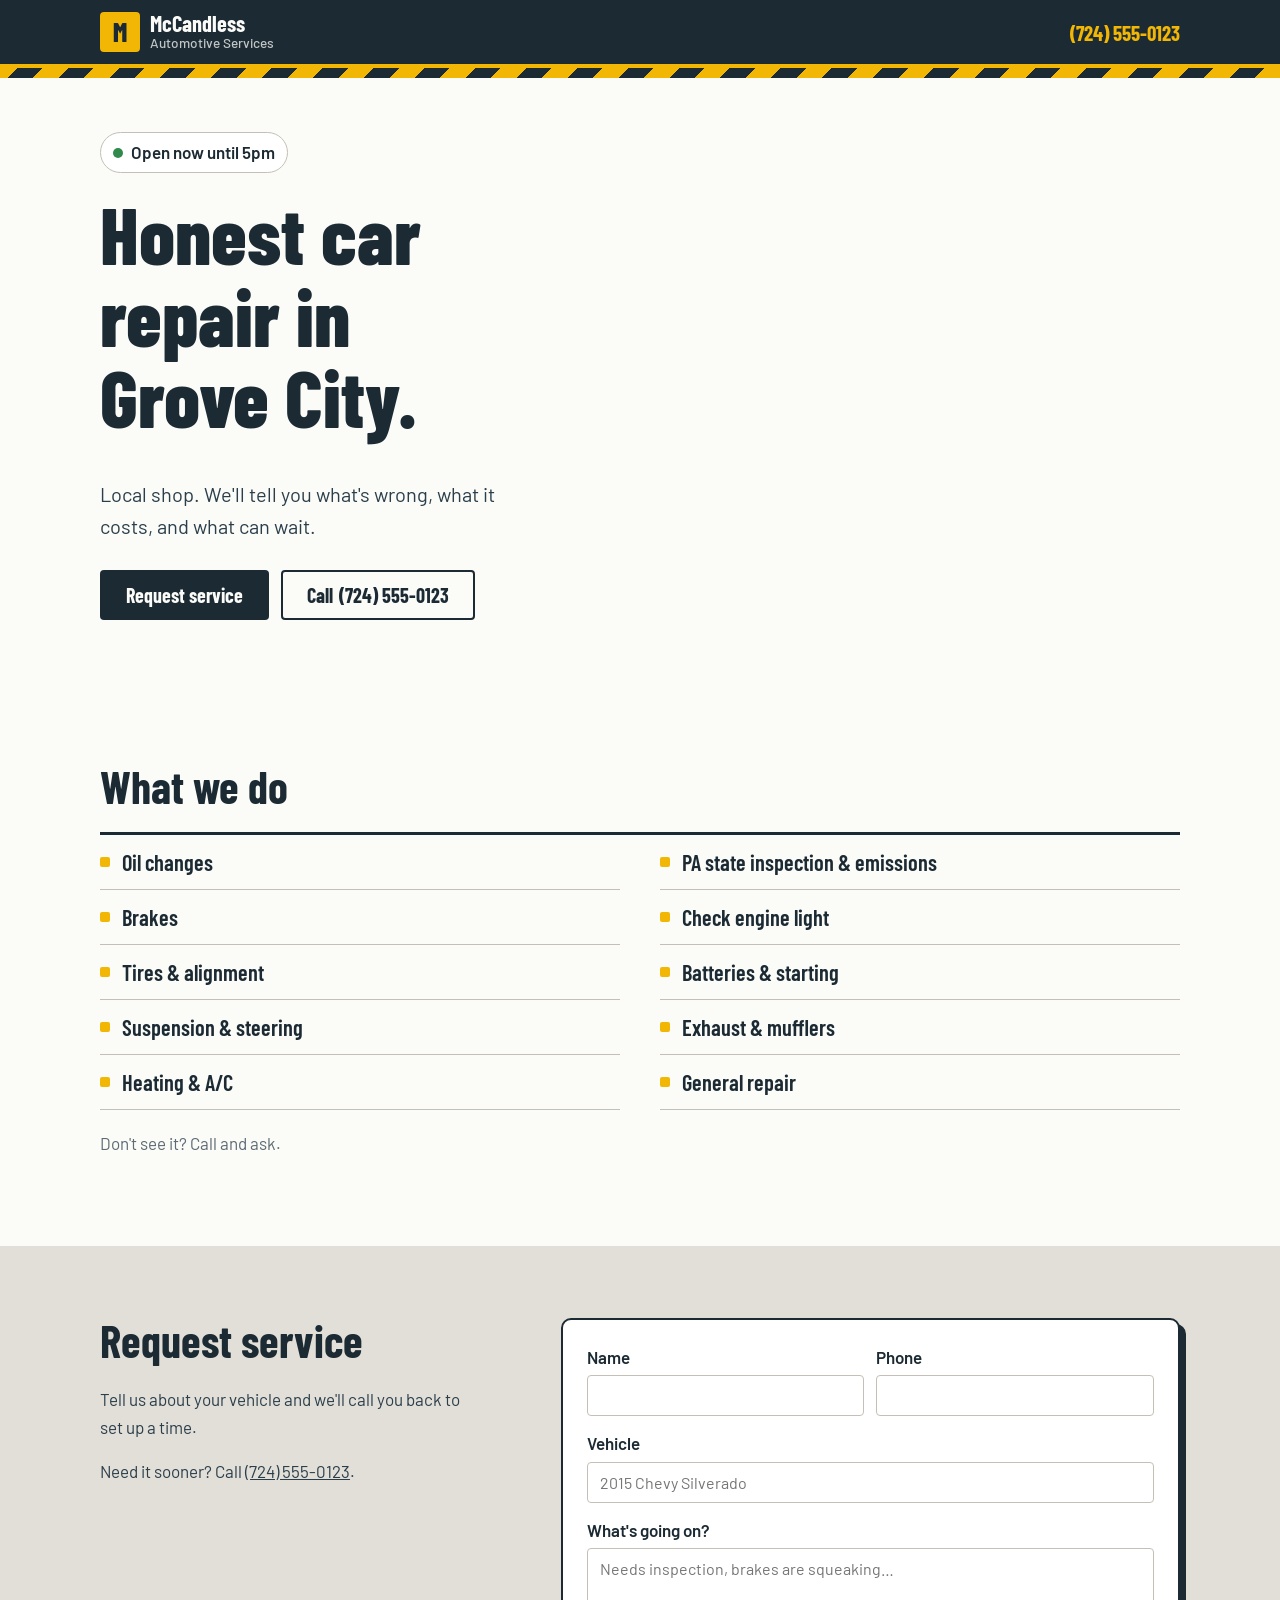
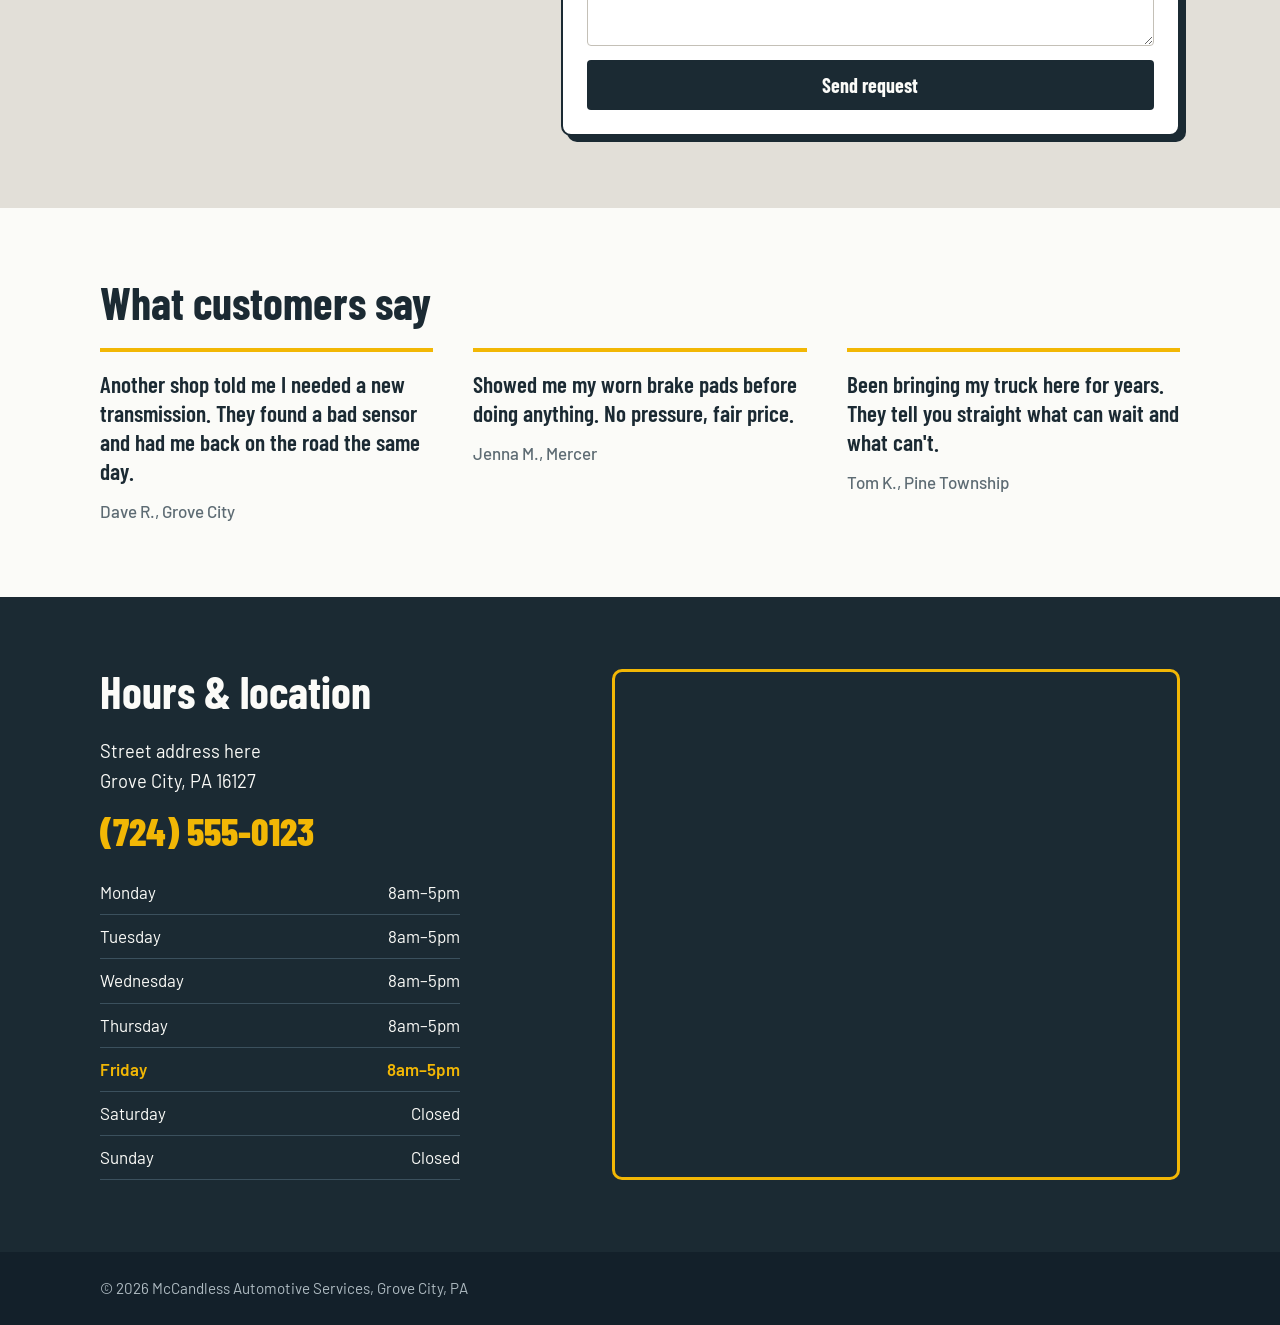
<file: index.html>
<!doctype html>
<html lang="en">
<head>
  <meta charset="utf-8">
  <meta name="viewport" content="width=device-width, initial-scale=1">
  <title>McCandless Automotive Services | Grove City, PA</title>
  <meta name="description" content="Auto repair and maintenance in Grove City, PA. Brakes, diagnostics, state inspection, tires, oil changes and more.">
  <link rel="preconnect" href="https://fonts.googleapis.com">
  <link rel="preconnect" href="https://fonts.gstatic.com" crossorigin>
  <link href="https://fonts.googleapis.com/css2?family=Barlow+Condensed:wght@600;700;800&family=Barlow:wght@400;500;600&display=swap" rel="stylesheet">
  <link rel="stylesheet" href="styles.css?v=2">
</head>
<body>
  <header class="topbar">
    <div class="wrap topbar-inner">
      <a class="brand" href="#top">
        <span class="brand-mark" aria-hidden="true">M</span>
        <span class="brand-name">McCandless<span>Automotive Services</span></span>
      </a>
      <a class="top-call" data-phone-link href="#"><span data-phone></span></a>
    </div>
  </header>

  <main>
    <section class="hero" id="top">
      <div class="wrap">
        <p class="status" data-status><span class="dot"></span><span data-status-text>Checking hours…</span></p>
        <h1>Honest car repair in Grove City.</h1>
        <p class="lede">Local shop. We'll tell you what's wrong, what it costs, and what can wait.</p>
        <div class="hero-actions">
          <a class="btn btn-primary" href="#request">Request service</a>
          <a class="btn btn-ghost" data-phone-link href="#">Call <span data-phone></span></a>
        </div>
      </div>
    </section>

    <section class="section" id="services">
      <div class="wrap">
        <h2>What we do</h2>
        <ul class="services">
          <li>Oil changes</li>
          <li>PA state inspection &amp; emissions</li>
          <li>Brakes</li>
          <li>Check engine light</li>
          <li>Tires &amp; alignment</li>
          <li>Batteries &amp; starting</li>
          <li>Suspension &amp; steering</li>
          <li>Exhaust &amp; mufflers</li>
          <li>Heating &amp; A/C</li>
          <li>General repair</li>
        </ul>
        <p class="services-note">Don't see it? Call and ask.</p>
      </div>
    </section>

    <section class="section section-concrete" id="request">
      <div class="wrap request-grid">
        <div>
          <h2>Request service</h2>
          <p>Tell us about your vehicle and we'll call you back to set up a time.</p>
          <p>Need it sooner? Call <a data-phone-link href="#"><span data-phone></span></a>.</p>
        </div>
        <form class="ticket" data-request novalidate>
          <div class="field-row">
            <label>Name
              <input name="name" autocomplete="name" required>
            </label>
            <label>Phone
              <input name="phone" type="tel" autocomplete="tel" required>
            </label>
          </div>
          <label>Vehicle
            <input name="vehicle" placeholder="2015 Chevy Silverado" required>
          </label>
          <label>What's going on?
            <textarea name="notes" rows="4" placeholder="Needs inspection, brakes are squeaking…" required></textarea>
          </label>
          <p class="form-error" role="alert" hidden>Fill in all the fields so we can call you back.</p>
          <button class="btn btn-primary btn-block" type="submit">Send request</button>
          <p class="form-done" hidden tabindex="-1">Your email app should open with your request filled in. Just hit send. If it didn't open, give us a call.</p>
        </form>
      </div>
    </section>

    <section class="section" id="reviews">
      <div class="wrap">
        <h2>What customers say</h2>
        <!-- Sample reviews: replace with real ones -->
        <div class="reviews">
          <figure>
            <blockquote>Another shop told me I needed a new transmission. They found a bad sensor and had me back on the road the same day.</blockquote>
            <figcaption>Dave R., Grove City</figcaption>
          </figure>
          <figure>
            <blockquote>Showed me my worn brake pads before doing anything. No pressure, fair price.</blockquote>
            <figcaption>Jenna M., Mercer</figcaption>
          </figure>
          <figure>
            <blockquote>Been bringing my truck here for years. They tell you straight what can wait and what can't.</blockquote>
            <figcaption>Tom K., Pine Township</figcaption>
          </figure>
        </div>
      </div>
    </section>

    <section class="section section-dark" id="visit">
      <div class="wrap visit-grid">
        <div>
          <h2>Hours &amp; location</h2>
          <address>
            <span data-address-line></span><br>
            <span data-city-line></span>
          </address>
          <p><a class="big-phone" data-phone-link href="#"><span data-phone></span></a></p>
          <table class="hours" aria-label="Shop hours">
            <tbody data-hours></tbody>
          </table>
        </div>
        <div class="map">
          <iframe title="Map to the shop" loading="lazy" referrerpolicy="no-referrer-when-downgrade" data-map></iframe>
        </div>
      </div>
    </section>
  </main>

  <footer class="footer">
    <div class="wrap">
      <p>&copy; <span data-year></span> McCandless Automotive Services, Grove City, PA</p>
    </div>
  </footer>

  <a class="call-fab" data-phone-link href="#">Call the shop</a>

  <script src="script.js?v=2"></script>
</body>
</html>
</file>
<file: styles.css>
:root {
  --ink: #1b2a33;
  --ink-2: #2b3f4b;
  --yellow: #f2b705;
  --concrete: #e2dfd8;
  --paper: #fbfbf8;
  --rust: #a6392b;
  --muted: #5d6b73;
  --ok: #2f8a4c;
  --line: #c4c0b7;
  --radius: 6px;
  --display: "Barlow Condensed", "Arial Narrow", sans-serif;
  --body: "Barlow", system-ui, sans-serif;
}

*, *::before, *::after { box-sizing: border-box; }
html { scroll-behavior: smooth; scroll-padding-top: 76px; }
@media (prefers-reduced-motion: reduce) { html { scroll-behavior: auto; } }
body { margin: 0; background: var(--paper); color: var(--ink); font: 400 1.0625rem/1.6 var(--body); -webkit-font-smoothing: antialiased; }
a { color: inherit; }
h1, h2 { font-family: var(--display); line-height: 1.02; margin: 0 0 .5em; }
h1 { font-size: clamp(2.8rem, 7vw, 5rem); font-weight: 800; max-width: 12ch; }
h2 { font-size: clamp(2rem, 4vw, 2.8rem); font-weight: 700; }
p { margin: 0 0 1em; }
:focus-visible { outline: 3px solid var(--yellow); outline-offset: 2px; }
.wrap { width: min(1080px, 100% - 32px); margin-inline: auto; }

/* Top bar */
.topbar { position: sticky; top: 0; z-index: 50; background: var(--ink); color: var(--paper); border-bottom: 4px solid var(--yellow); }
.topbar-inner { display: flex; align-items: center; justify-content: space-between; min-height: 64px; gap: 16px; }
.brand { display: flex; align-items: center; gap: 10px; text-decoration: none; }
.brand-mark { display: grid; place-items: center; width: 40px; height: 40px; background: var(--yellow); color: var(--ink); font: 800 1.6rem/1 var(--display); border-radius: 4px; }
.brand-name { font: 700 1.4rem/1 var(--display); display: flex; flex-direction: column; }
.brand-name span { font: 500 .85rem/1.3 var(--body); opacity: .75; }
.top-call { font: 700 1.3rem var(--display); color: var(--yellow); text-decoration: none; }
@media (max-width: 480px) { .top-call { display: none; } }

/* Buttons */
.btn { display: inline-flex; align-items: center; justify-content: center; gap: .3em; min-height: 50px; padding: 0 24px; border-radius: 4px; font: 700 1.25rem/1 var(--display); text-decoration: none; border: 2px solid transparent; cursor: pointer; }
.btn-primary { background: var(--ink); color: var(--paper); }
.btn-primary:hover { background: var(--ink-2); }
.btn-ghost { border-color: var(--ink); color: var(--ink); }
.btn-ghost:hover { background: var(--ink); color: var(--paper); }
.btn-block { width: 100%; }

/* Hero */
.hero { padding: 64px 0 72px; background: repeating-linear-gradient(-45deg, var(--yellow) 0 18px, var(--ink) 18px 36px) top / 100% 10px no-repeat, var(--paper); }
.lede { font-size: 1.25rem; max-width: 40ch; color: var(--ink-2); }
.hero-actions { display: flex; flex-wrap: wrap; gap: 12px; margin-top: 28px; }
.status { display: inline-flex; align-items: center; gap: 8px; font-weight: 600; margin-bottom: 20px; padding: 6px 12px; background: #fff; border: 1px solid var(--line); border-radius: 999px; }
.status .dot { width: 10px; height: 10px; border-radius: 50%; background: var(--muted); }
.status.is-open .dot { background: var(--ok); }
.status.is-closed .dot { background: var(--rust); }

/* Sections */
.section { padding: 72px 0; }
.section-concrete { background: var(--concrete); }
.section-dark { background: var(--ink); color: var(--paper); }
@media (max-width: 720px) { .section { padding: 56px 0; } }

/* Services */
.services { list-style: none; margin: 0; padding: 0; display: grid; grid-template-columns: repeat(2, 1fr); gap: 0 40px; border-top: 3px solid var(--ink); }
.services li { padding: 14px 0 14px 22px; border-bottom: 1px solid var(--line); font: 600 1.4rem var(--display); position: relative; }
.services li::before { content: ""; position: absolute; left: 0; top: 50%; width: 10px; height: 10px; margin-top: -5px; background: var(--yellow); border-radius: 2px; }
.services-note { margin-top: 20px; color: var(--muted); }
@media (max-width: 600px) { .services { grid-template-columns: 1fr; } }

/* Request form */
.request-grid { display: grid; grid-template-columns: .8fr 1.2fr; gap: 48px; align-items: start; }
.request-grid > div p { max-width: 36ch; color: var(--ink-2); }
.ticket { background: #fff; border: 2px solid var(--ink); border-radius: 10px; padding: 24px; box-shadow: 6px 6px 0 var(--ink); }
.ticket label { display: flex; flex-direction: column; gap: 4px; font-weight: 600; margin-bottom: 14px; flex: 1; min-width: 0; }
.field-row { display: flex; gap: 12px; }
input, textarea { font: 400 1rem var(--body); color: var(--ink); border: 1.5px solid var(--line); border-radius: 4px; padding: 10px 12px; background: #fff; width: 100%; }
input:focus, textarea:focus { border-color: var(--ink); outline: 2px solid var(--yellow); outline-offset: 0; }
[aria-invalid="true"] { border-color: var(--rust); }
.form-error { color: var(--rust); font-weight: 600; }
.form-done { margin: 16px 0 0; padding: 14px; background: #fff7d6; border: 2px solid var(--yellow); border-radius: 4px; }
@media (max-width: 820px) { .request-grid { grid-template-columns: 1fr; gap: 16px; } }
@media (max-width: 480px) { .field-row { flex-direction: column; gap: 0; } .ticket { padding: 18px 16px; box-shadow: 4px 4px 0 var(--ink); } }

/* Reviews */
.reviews { display: grid; grid-template-columns: repeat(3, 1fr); gap: 40px; }
.reviews figure { margin: 0; border-top: 4px solid var(--yellow); padding-top: 18px; }
.reviews blockquote { margin: 0 0 12px; font: 600 1.45rem/1.25 var(--display); }
.reviews figcaption { color: var(--muted); font-weight: 500; }
@media (max-width: 820px) { .reviews { grid-template-columns: 1fr; gap: 28px; } }

/* Visit */
.visit-grid { display: grid; grid-template-columns: .9fr 1.1fr; gap: 48px; }
address { font-style: normal; font-size: 1.15rem; margin-bottom: 12px; }
.big-phone { font: 800 2.4rem var(--display); color: var(--yellow); text-decoration: none; }
.hours { border-collapse: collapse; width: 100%; max-width: 360px; margin-top: 8px; }
.hours td { padding: 8px 0; border-bottom: 1px solid #3b505d; }
.hours td:last-child { text-align: right; }
.hours tr.today td { color: var(--yellow); font-weight: 600; }
.map { border-radius: 10px; overflow: hidden; border: 3px solid var(--yellow); min-height: 340px; }
.map iframe { display: block; width: 100%; height: 100%; min-height: 340px; border: 0; }
@media (max-width: 820px) { .visit-grid { grid-template-columns: 1fr; gap: 32px; } }

/* Footer */
.footer { background: #13202a; color: #aebac1; padding: 24px 0; font-size: .95rem; }
.footer p { margin: 0; }

/* Mobile call button */
.call-fab { display: none; position: fixed; left: 16px; right: 16px; bottom: 16px; z-index: 60; min-height: 52px; align-items: center; justify-content: center; background: var(--yellow); color: var(--ink); text-decoration: none; font: 700 1.3rem var(--display); border-radius: 4px; border: 2px solid var(--ink); }
@media (max-width: 640px) { .call-fab { display: flex; } .footer { padding-bottom: 90px; } }
</file>
